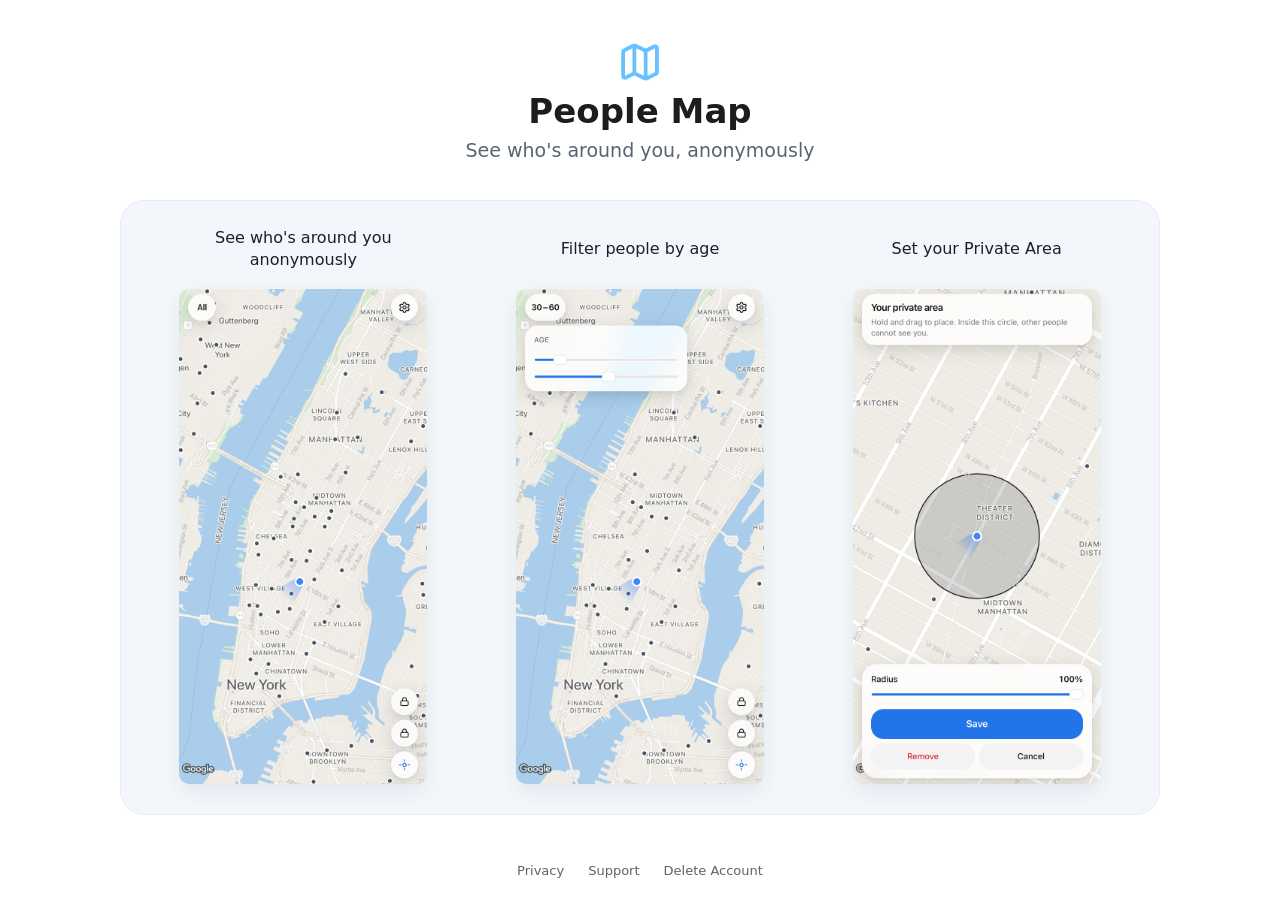
<file: index.html>
<!doctype html>
<html lang="en">
<head>
  <meta charset="utf-8">
  <meta name="viewport" content="width=device-width, initial-scale=1">
  <link rel="canonical" href="https://peoplemapapp.com/">
  <meta name="description" content="People Map. See who's around you, anonymously.">
  <title>People Map — See who's around you, anonymously.</title>
  <link rel="icon" href="assets/people-map-icon.png" type="image/png">
  <link rel="stylesheet" href="styles.css">
</head>
<body class="minimal-home">
  <a class="skip-link" href="#main">Skip to content</a>
  <main id="main" class="home-wrap">
    <header class="home-header">
      <div class="home-identity">
        <img class="home-mark" src="assets/people-map-icon.png" width="60" height="60" alt="">
        <h1 class="home-title">People Map</h1>
        <p class="home-tagline">See who's around you, anonymously</p>
      </div>
    </header>
    <div class="home-gallery" role="group" aria-label="People Map app screenshots">
      <figure>
        <figcaption>See who's around you anonymously</figcaption>
        <a href="assets/platform-neutral/map-screen.png" aria-label="Open the full map screenshot"><img src="assets/platform-neutral/map-screen.png" width="1320" height="2636" alt="People Map showing gray user dots, the blue location dot and map controls in New York."></a>
      </figure>
      <figure>
        <figcaption>Filter people by age</figcaption>
        <a href="assets/platform-neutral/age-screen.png" aria-label="Open the full Age filter screenshot"><img src="assets/platform-neutral/age-screen.png" width="1320" height="2636" alt="The Age filter set to 30–60 over the People Map."></a>
      </figure>
      <figure>
        <figcaption>Set your Private Area</figcaption>
        <a href="assets/platform-neutral/private-area-screen.png" aria-label="Open the full Private Area screenshot"><img src="assets/platform-neutral/private-area-screen.png" width="1320" height="2636" alt="The Private Area editor with its radius slider and Save, Remove and Cancel controls."></a>
      </figure>
    </div>
  </main>
  <footer class="home-footer home-wrap">
    <nav aria-label="Footer navigation"><a href="privacy.html">Privacy</a><a href="support.html">Support</a><a href="delete-account.html">Delete Account</a></nav>
  </footer>
</body>
</html>
</file>
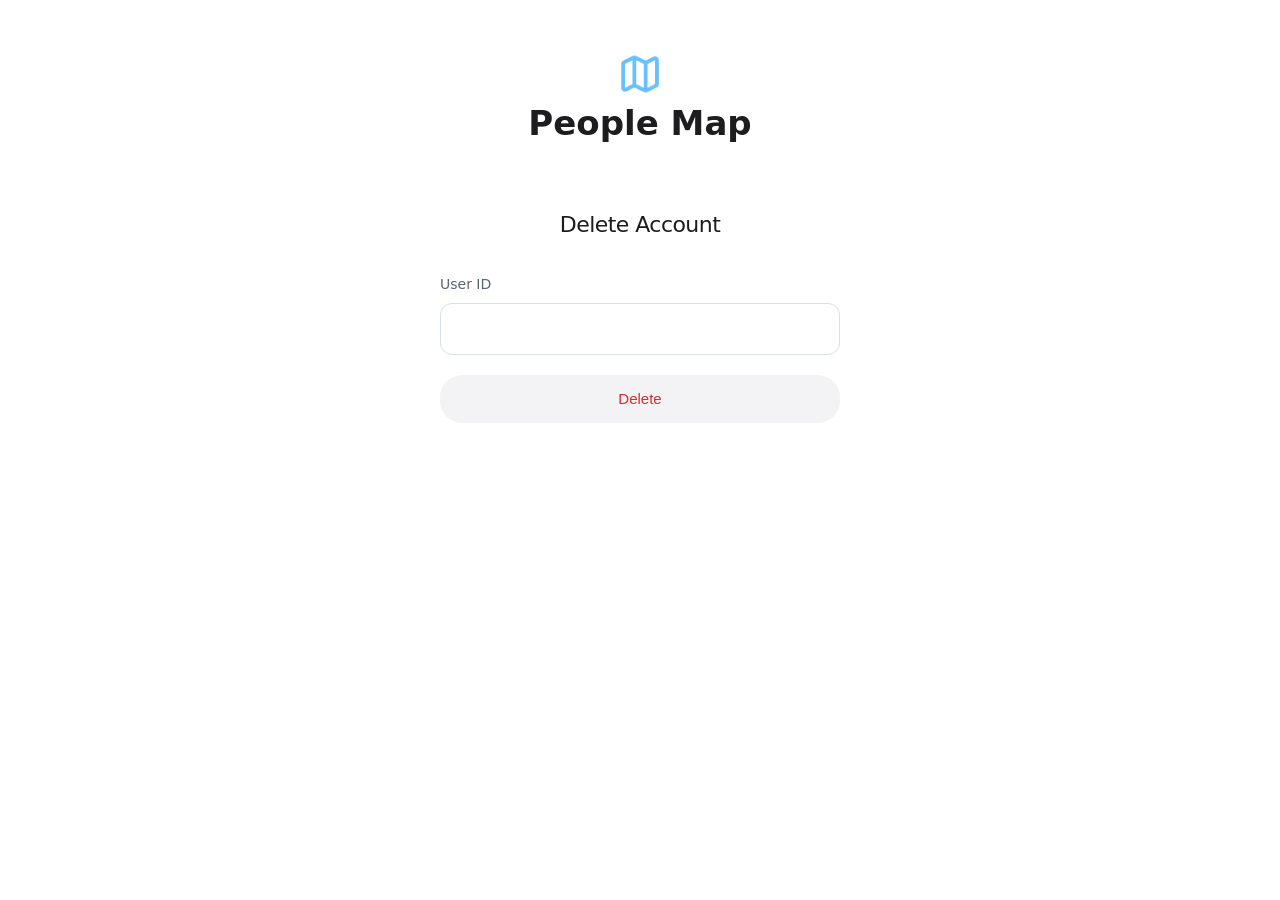
<file: delete-account.html>
<!doctype html>
<html lang="en">
<head>
  <meta charset="utf-8"><meta name="viewport" content="width=device-width, initial-scale=1">
  <meta name="robots" content="noindex, nofollow, noarchive">
  <meta name="referrer" content="no-referrer">
  <meta http-equiv="Content-Security-Policy" content="default-src 'self'; script-src 'self'; style-src 'self'; img-src 'self'; connect-src 'self' https://*.supabase.co http://127.0.0.1:*; form-action 'none'; base-uri 'none'; object-src 'none'">
  <title>Delete Account — People Map</title>
  <link rel="icon" href="assets/people-map-icon.png" type="image/png"><link rel="stylesheet" href="styles.css">
  <link rel="stylesheet" href="external-deletion.css?v=7877b01215a2">
  <script type="module" src="external-deletion.js?v=df101c757ced"></script>
</head>
<body class="minimal-home deletion-page">
  <a class="skip-link" href="#main">Skip to content</a>
  <header class="home-header home-wrap deletion-header">
    <a class="home-identity deletion-brand" href="index.html" aria-label="People Map home">
      <img class="home-mark" src="assets/people-map-icon.png" width="60" height="60" alt="">
      <span class="home-title">People Map</span>
    </a>
  </header>
  <main id="main" class="deletion-main">
    <h1>Delete Account</h1>
    <form id="deletion-form" method="post" autocomplete="off" novalidate>
      <label for="deletion-code">User ID</label>
      <input id="deletion-code" name="code" type="password" autocomplete="off" autocapitalize="off" spellcheck="false" minlength="25" maxlength="26" pattern="(?:D2-[A-Za-z0-9_\-]{21}[AQgw]|[A-Za-z2-7]{26})">
      <button id="request-delete" type="submit" disabled>Delete</button>
    </form>
    <p id="request-status" role="status" aria-live="polite" hidden></p>
    <noscript><p>JavaScript is required to submit a request.</p></noscript>
  </main>
</body>
</html>
</file>
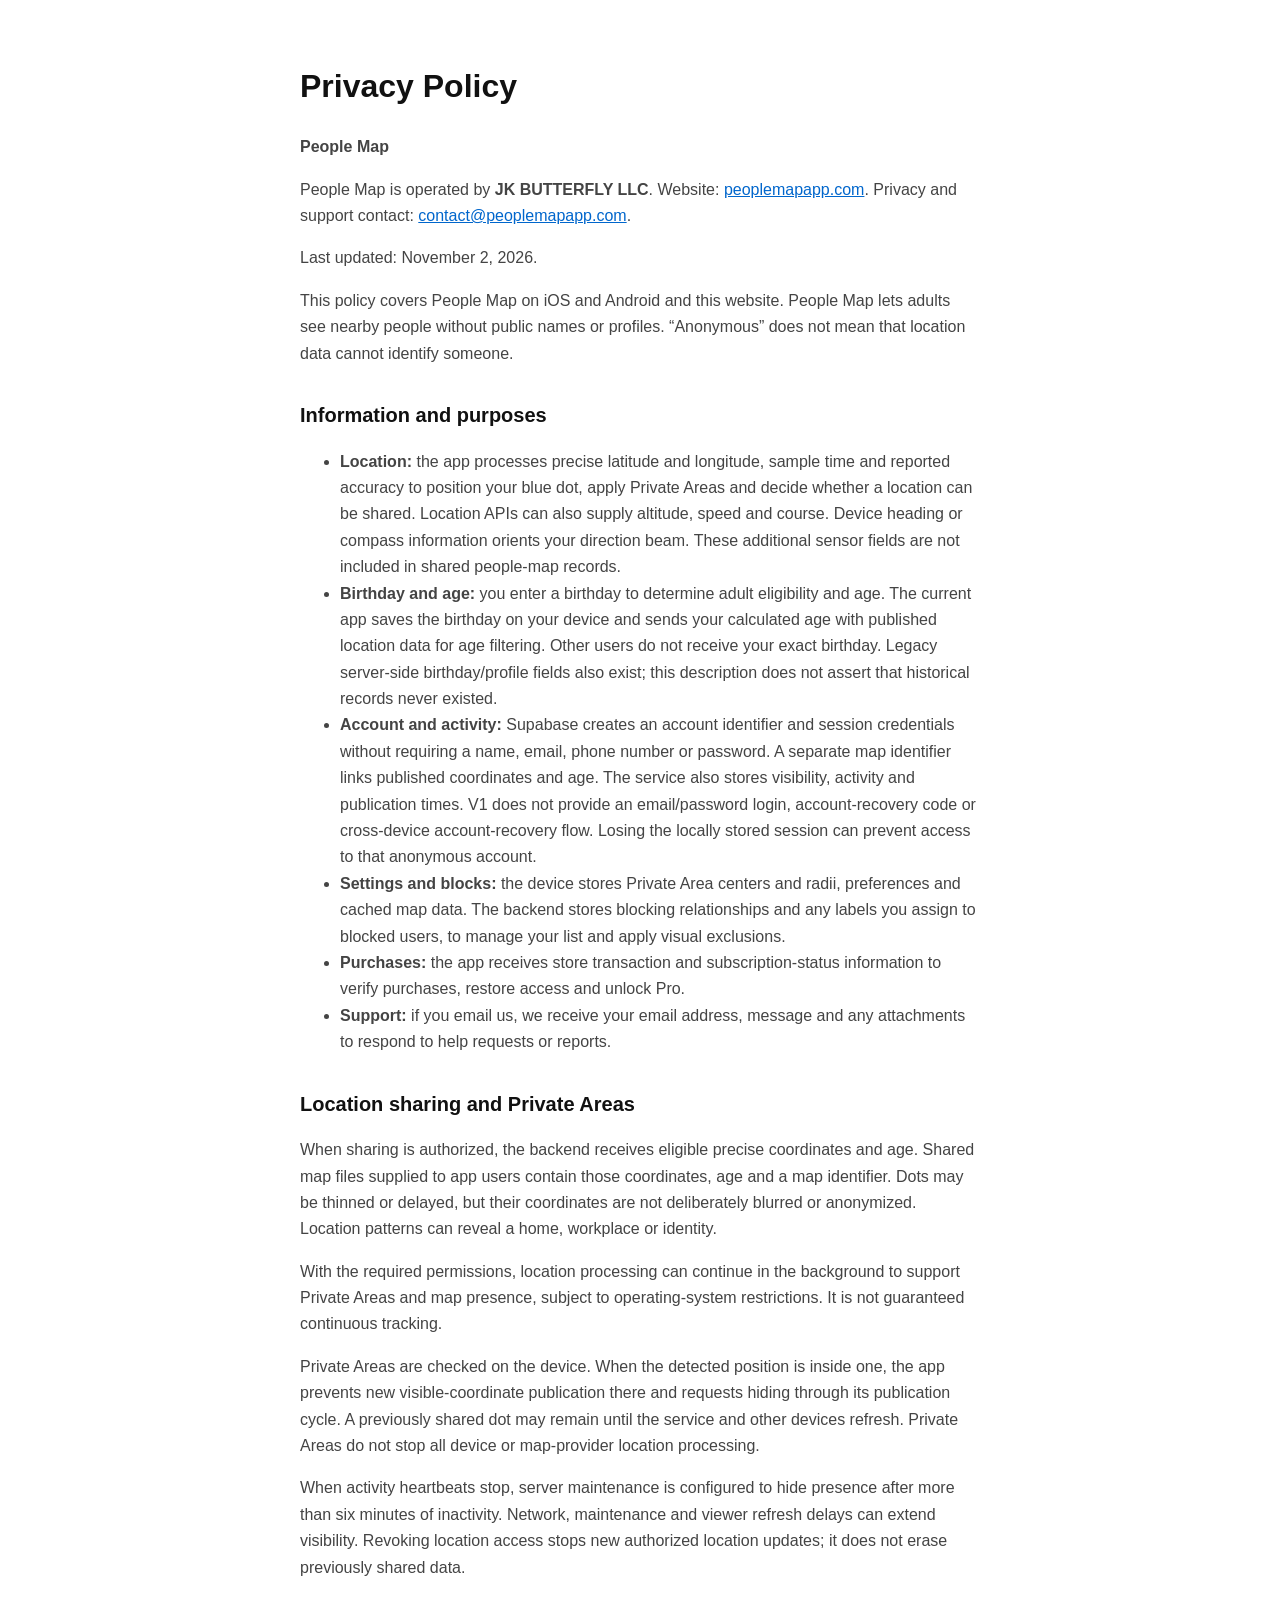
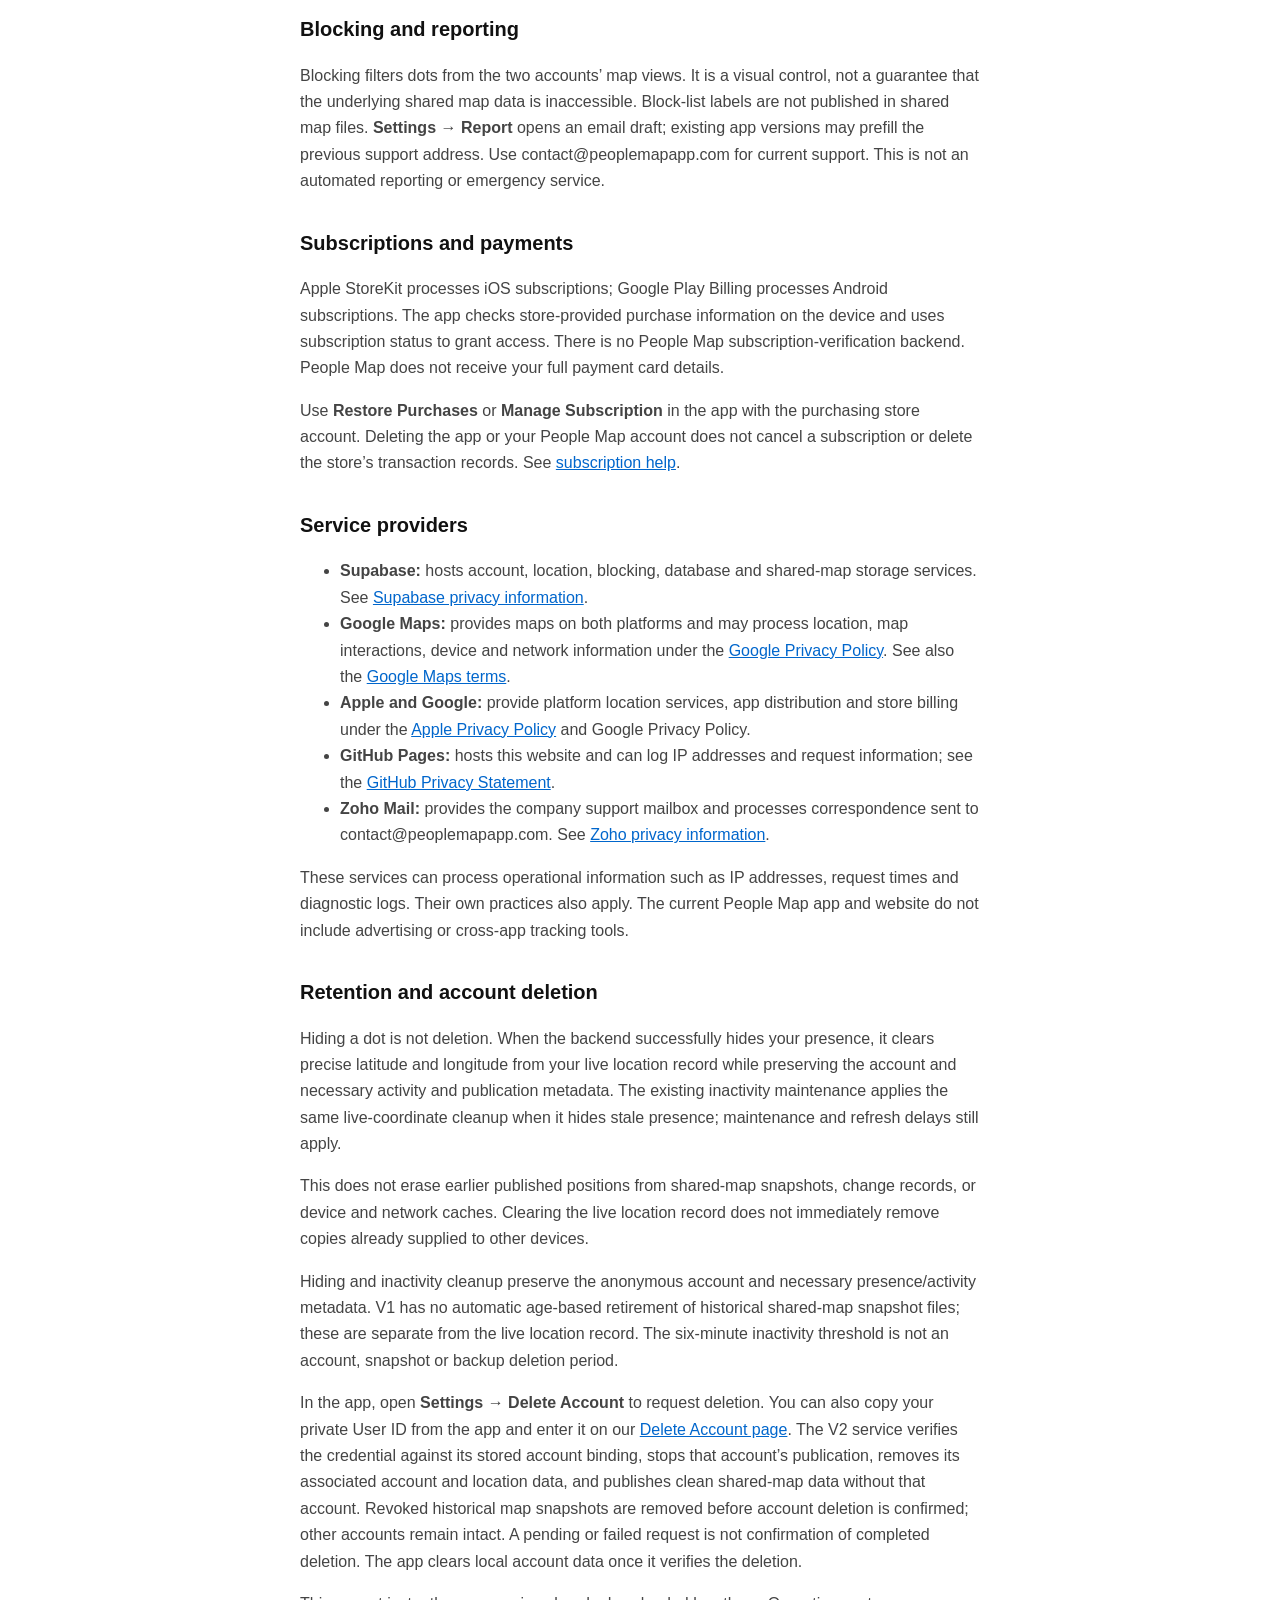
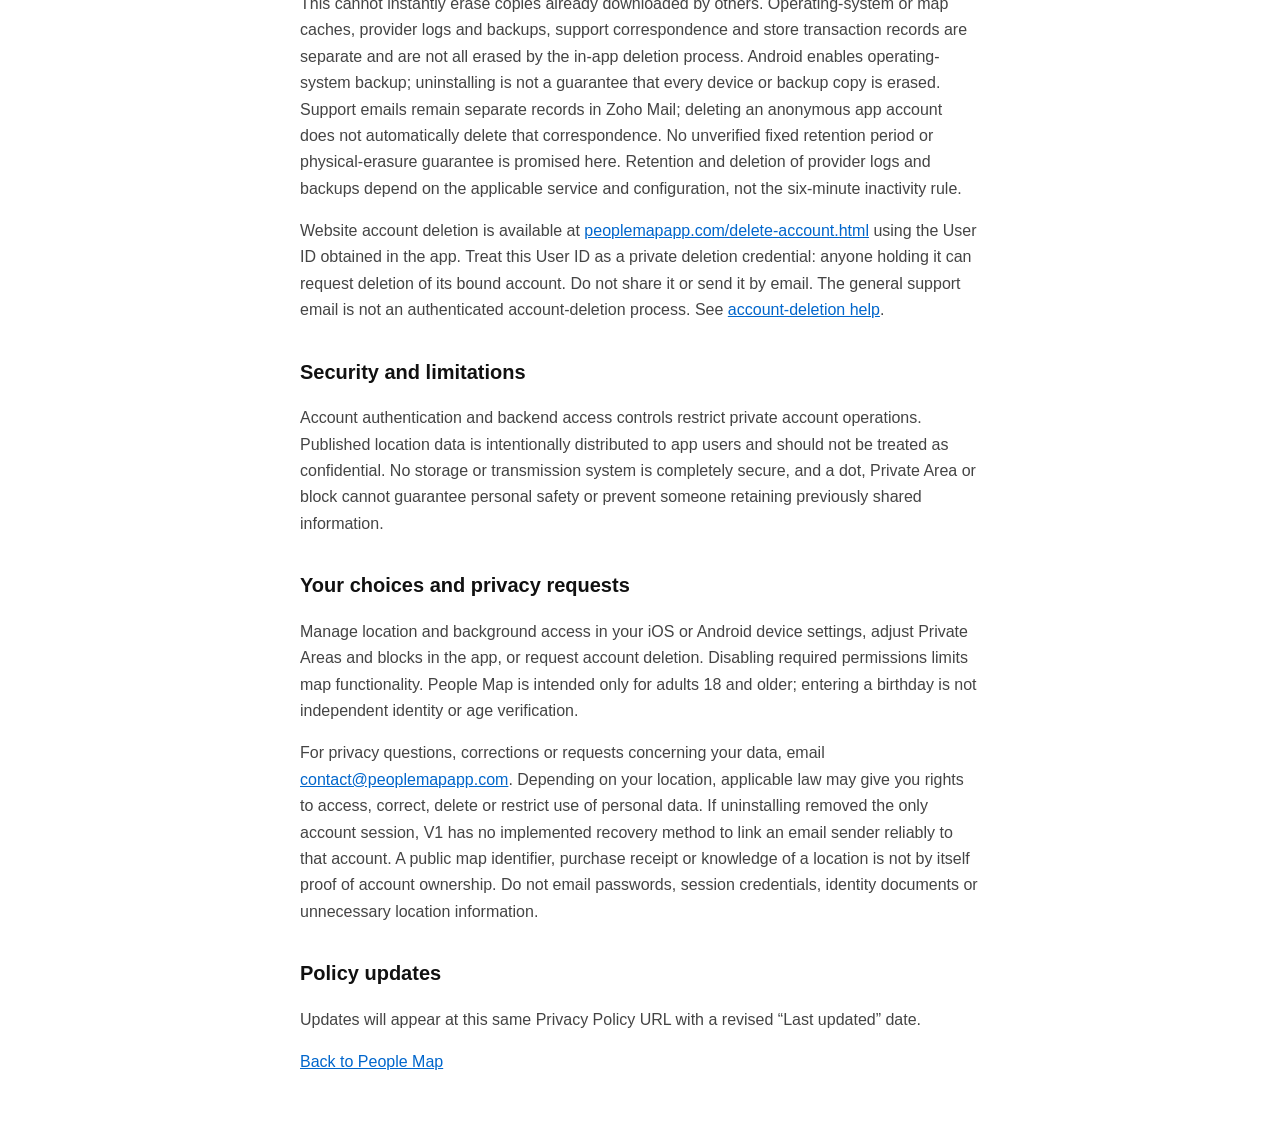
<file: privacy.html>
<!DOCTYPE html>
<html lang="en">
<head>
  <meta charset="UTF-8">
  <meta name="viewport" content="width=device-width, initial-scale=1.0">
  <link rel="canonical" href="https://peoplemapapp.com/privacy.html">
  <title>Privacy Policy — People Map</title>
  <style>
    body {
      font-family: -apple-system, BlinkMacSystemFont, "Segoe UI", sans-serif;
      max-width: 680px;
      margin: 60px auto;
      padding: 0 24px;
      color: #111;
      line-height: 1.65;
    }
    h1 { font-size: 32px; }
    h2 { margin-top: 32px; font-size: 20px; }
    h3 { margin-top: 24px; font-size: 17px; }
    p, li { color: #444; }
    a { color: #0066cc; overflow-wrap: anywhere; }
  </style>
</head>
<body>
  <h1>Privacy Policy</h1>
  <p><strong>People Map</strong></p>
  <p>People Map is operated by <strong>JK BUTTERFLY LLC</strong>. Website: <a href="https://peoplemapapp.com/">peoplemapapp.com</a>. Privacy and support contact: <a href="mailto:contact@peoplemapapp.com">contact@peoplemapapp.com</a>.</p>
  <p>Last updated: November 2, 2026.</p>
  <p>This policy covers People Map on iOS and Android and this website. People Map lets adults see nearby people without public names or profiles. “Anonymous” does not mean that location data cannot identify someone.</p>

  <h2 id="information">Information and purposes</h2>
  <ul>
    <li><strong>Location:</strong> the app processes precise latitude and longitude, sample time and reported accuracy to position your blue dot, apply Private Areas and decide whether a location can be shared. Location APIs can also supply altitude, speed and course. Device heading or compass information orients your direction beam. These additional sensor fields are not included in shared people-map records.</li>
    <li><strong>Birthday and age:</strong> you enter a birthday to determine adult eligibility and age. The current app saves the birthday on your device and sends your calculated age with published location data for age filtering. Other users do not receive your exact birthday. Legacy server-side birthday/profile fields also exist; this description does not assert that historical records never existed.</li>
    <li><strong>Account and activity:</strong> Supabase creates an account identifier and session credentials without requiring a name, email, phone number or password. A separate map identifier links published coordinates and age. The service also stores visibility, activity and publication times. V1 does not provide an email/password login, account-recovery code or cross-device account-recovery flow. Losing the locally stored session can prevent access to that anonymous account.</li>
    <li><strong>Settings and blocks:</strong> the device stores Private Area centers and radii, preferences and cached map data. The backend stores blocking relationships and any labels you assign to blocked users, to manage your list and apply visual exclusions.</li>
    <li><strong>Purchases:</strong> the app receives store transaction and subscription-status information to verify purchases, restore access and unlock Pro.</li>
    <li><strong>Support:</strong> if you email us, we receive your email address, message and any attachments to respond to help requests or reports.</li>
  </ul>

  <h2 id="location">Location sharing and Private Areas</h2>
  <p>When sharing is authorized, the backend receives eligible precise coordinates and age. Shared map files supplied to app users contain those coordinates, age and a map identifier. Dots may be thinned or delayed, but their coordinates are not deliberately blurred or anonymized. Location patterns can reveal a home, workplace or identity.</p>
  <p>With the required permissions, location processing can continue in the background to support Private Areas and map presence, subject to operating-system restrictions. It is not guaranteed continuous tracking.</p>
  <p>Private Areas are checked on the device. When the detected position is inside one, the app prevents new visible-coordinate publication there and requests hiding through its publication cycle. A previously shared dot may remain until the service and other devices refresh. Private Areas do not stop all device or map-provider location processing.</p>
  <p>When activity heartbeats stop, server maintenance is configured to hide presence after more than six minutes of inactivity. Network, maintenance and viewer refresh delays can extend visibility. Revoking location access stops new authorized location updates; it does not erase previously shared data.</p>

  <h2 id="blocking">Blocking and reporting</h2>
  <p>Blocking filters dots from the two accounts’ map views. It is a visual control, not a guarantee that the underlying shared map data is inaccessible. Block-list labels are not published in shared map files. <strong>Settings → Report</strong> opens an email draft; existing app versions may prefill the previous support address. Use contact@peoplemapapp.com for current support. This is not an automated reporting or emergency service.</p>

  <h2 id="subscriptions">Subscriptions and payments</h2>
  <p>Apple StoreKit processes iOS subscriptions; Google Play Billing processes Android subscriptions. The app checks store-provided purchase information on the device and uses subscription status to grant access. There is no People Map subscription-verification backend. People Map does not receive your full payment card details.</p>
  <p>Use <strong>Restore Purchases</strong> or <strong>Manage Subscription</strong> in the app with the purchasing store account. Deleting the app or your People Map account does not cancel a subscription or delete the store’s transaction records. See <a href="support.html#purchases">subscription help</a>.</p>

  <h2 id="providers">Service providers</h2>
  <ul>
    <li><strong>Supabase:</strong> hosts account, location, blocking, database and shared-map storage services. See <a href="https://supabase.com/privacy">Supabase privacy information</a>.</li>
    <li><strong>Google Maps:</strong> provides maps on both platforms and may process location, map interactions, device and network information under the <a href="https://policies.google.com/privacy">Google Privacy Policy</a>. See also the <a href="https://maps.google.com/help/terms_maps/">Google Maps terms</a>.</li>
    <li><strong>Apple and Google:</strong> provide platform location services, app distribution and store billing under the <a href="https://www.apple.com/legal/privacy/">Apple Privacy Policy</a> and Google Privacy Policy.</li>
    <li><strong>GitHub Pages:</strong> hosts this website and can log IP addresses and request information; see the <a href="https://docs.github.com/en/site-policy/privacy-policies/github-general-privacy-statement">GitHub Privacy Statement</a>.</li>
    <li><strong>Zoho Mail:</strong> provides the company support mailbox and processes correspondence sent to contact@peoplemapapp.com. See <a href="https://www.zoho.com/privacy.html">Zoho privacy information</a>.</li>
  </ul>
  <p>These services can process operational information such as IP addresses, request times and diagnostic logs. Their own practices also apply. The current People Map app and website do not include advertising or cross-app tracking tools.</p>

  <h2 id="retention">Retention and account deletion</h2>
  <p>Hiding a dot is not deletion. When the backend successfully hides your presence, it clears precise latitude and longitude from your live location record while preserving the account and necessary activity and publication metadata. The existing inactivity maintenance applies the same live-coordinate cleanup when it hides stale presence; maintenance and refresh delays still apply.</p>
  <p>This does not erase earlier published positions from shared-map snapshots, change records, or device and network caches. Clearing the live location record does not immediately remove copies already supplied to other devices.</p>
  <p>Hiding and inactivity cleanup preserve the anonymous account and necessary presence/activity metadata. V1 has no automatic age-based retirement of historical shared-map snapshot files; these are separate from the live location record. The six-minute inactivity threshold is not an account, snapshot or backup deletion period.</p>
  <p>In the app, open <strong>Settings → Delete Account</strong> to request deletion. You can also copy your private User ID from the app and enter it on our <a href="delete-account.html">Delete Account page</a>. The V2 service verifies the credential against its stored account binding, stops that account’s publication, removes its associated account and location data, and publishes clean shared-map data without that account. Revoked historical map snapshots are removed before account deletion is confirmed; other accounts remain intact. A pending or failed request is not confirmation of completed deletion. The app clears local account data once it verifies the deletion.</p>
  <p>This cannot instantly erase copies already downloaded by others. Operating-system or map caches, provider logs and backups, support correspondence and store transaction records are separate and are not all erased by the in-app deletion process. Android enables operating-system backup; uninstalling is not a guarantee that every device or backup copy is erased. Support emails remain separate records in Zoho Mail; deleting an anonymous app account does not automatically delete that correspondence. No unverified fixed retention period or physical-erasure guarantee is promised here. Retention and deletion of provider logs and backups depend on the applicable service and configuration, not the six-minute inactivity rule.</p>
  <p>Website account deletion is available at <a href="delete-account.html">peoplemapapp.com/delete-account.html</a> using the User ID obtained in the app. Treat this User ID as a private deletion credential: anyone holding it can request deletion of its bound account. Do not share it or send it by email. The general support email is not an authenticated account-deletion process. See <a href="support.html#deletion">account-deletion help</a>.</p>

  <h2 id="security">Security and limitations</h2>
  <p>Account authentication and backend access controls restrict private account operations. Published location data is intentionally distributed to app users and should not be treated as confidential. No storage or transmission system is completely secure, and a dot, Private Area or block cannot guarantee personal safety or prevent someone retaining previously shared information.</p>

  <h2 id="choices">Your choices and privacy requests</h2>
  <p>Manage location and background access in your iOS or Android device settings, adjust Private Areas and blocks in the app, or request account deletion. Disabling required permissions limits map functionality. People Map is intended only for adults 18 and older; entering a birthday is not independent identity or age verification.</p>
  <p>For privacy questions, corrections or requests concerning your data, email <a href="mailto:contact@peoplemapapp.com">contact@peoplemapapp.com</a>. Depending on your location, applicable law may give you rights to access, correct, delete or restrict use of personal data. If uninstalling removed the only account session, V1 has no implemented recovery method to link an email sender reliably to that account. A public map identifier, purchase receipt or knowledge of a location is not by itself proof of account ownership. Do not email passwords, session credentials, identity documents or unnecessary location information.</p>

  <h2 id="updates">Policy updates</h2>
  <p>Updates will appear at this same Privacy Policy URL with a revised “Last updated” date.</p>
  <p><a href="index.html">Back to People Map</a></p>
</body>
</html>
</file>
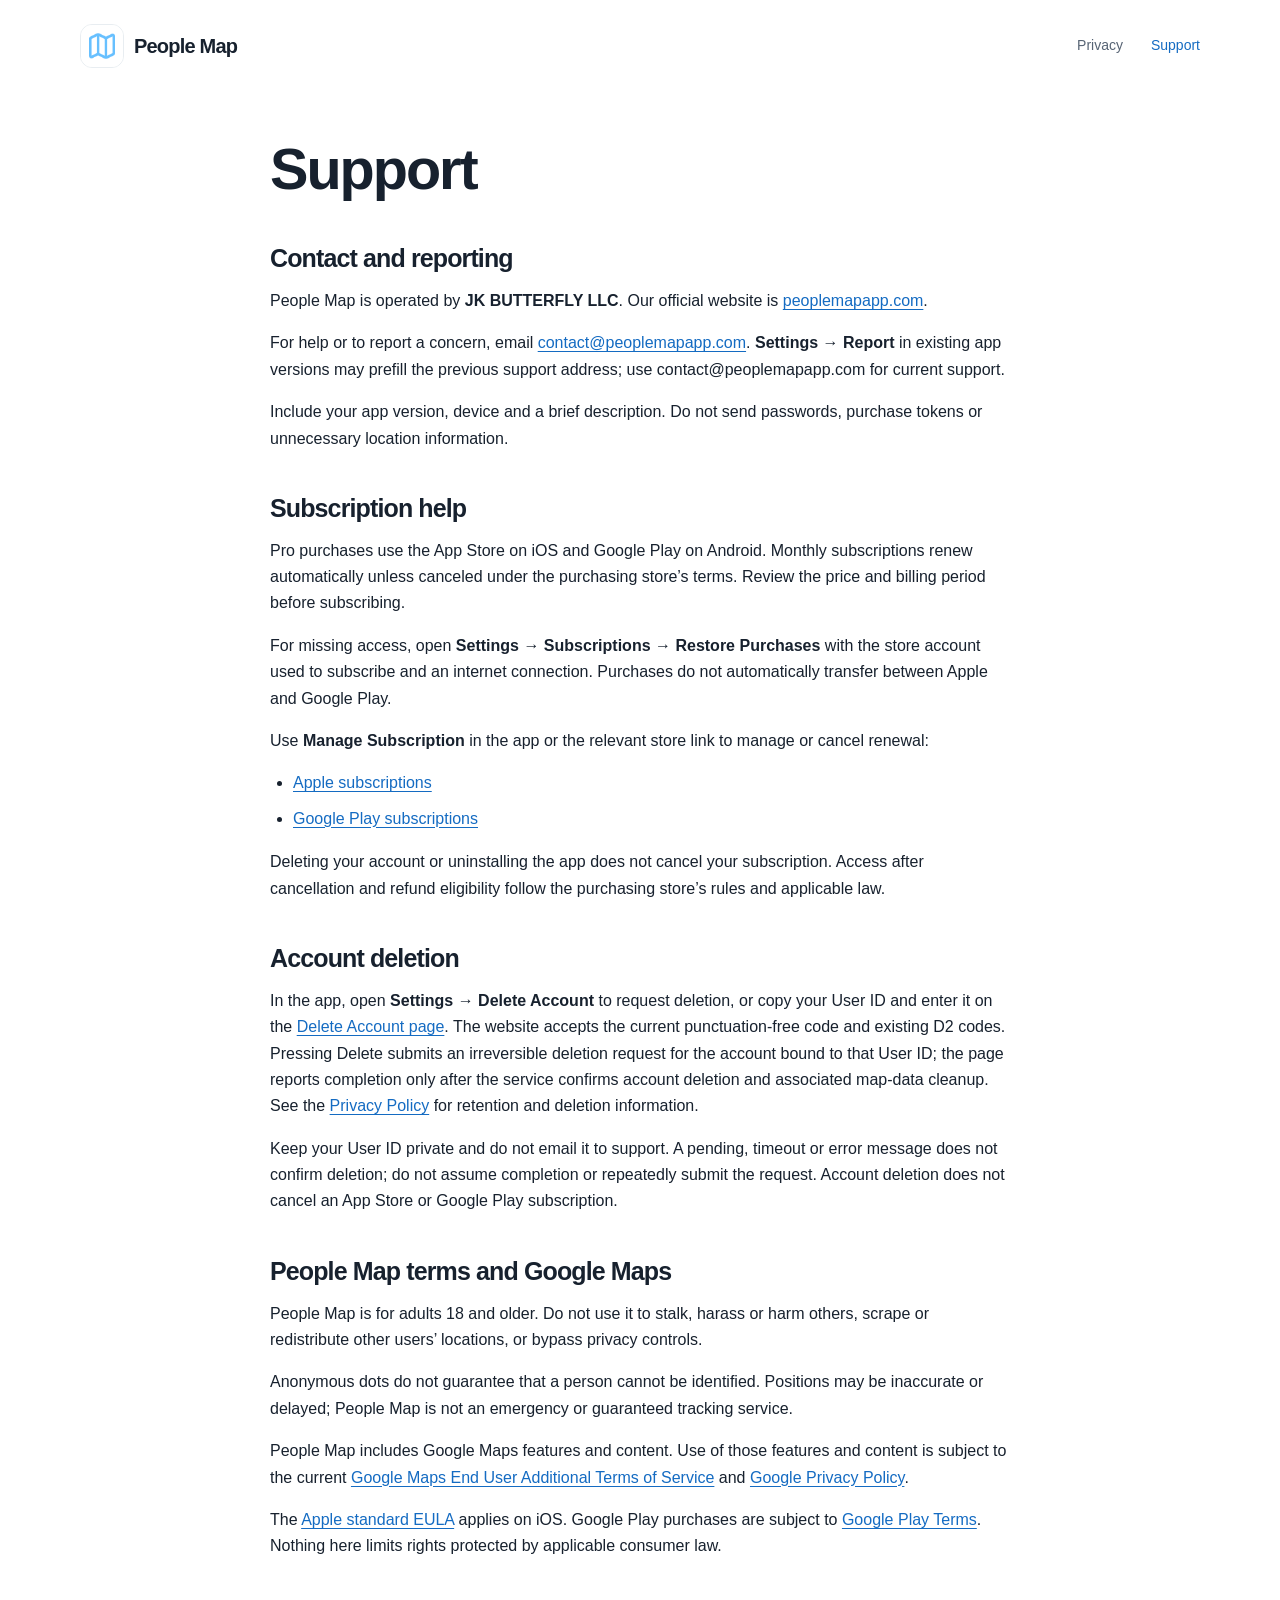
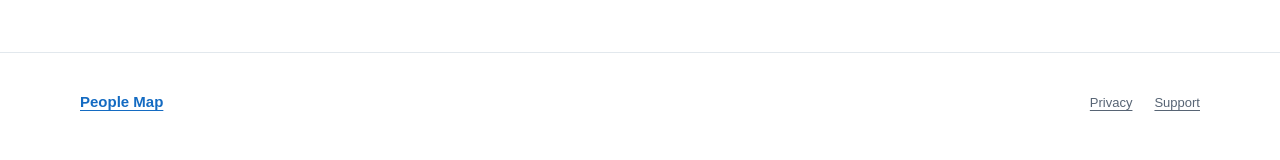
<file: support.html>
<!doctype html>
<html lang="en">
<head>
  <meta charset="utf-8"><meta name="viewport" content="width=device-width, initial-scale=1">
  <link rel="canonical" href="https://peoplemapapp.com/support.html">
  <meta name="description" content="People Map contact, subscription help, account deletion information and app terms.">
  <title>Support — People Map</title>
  <link rel="icon" href="assets/people-map-icon.png" type="image/png"><link rel="stylesheet" href="styles.css">
</head>
<body>
  <a class="skip-link" href="#main">Skip to content</a>
  <header class="site-header wrap"><a class="brand" href="index.html" aria-label="People Map home"><img src="assets/people-map-icon.png" width="44" height="44" alt="">People Map</a><nav class="nav" aria-label="Main navigation"><a href="privacy.html">Privacy</a><a href="support.html" aria-current="page">Support</a></nav></header>
  <main id="main" class="legal wrap">
    <h1>Support</h1>
    <section id="contact" aria-labelledby="contact-title">
      <h2 id="contact-title">Contact and reporting</h2>
      <p>People Map is operated by <strong>JK BUTTERFLY LLC</strong>. Our official website is <a href="https://peoplemapapp.com/">peoplemapapp.com</a>.</p>
      <p>For help or to report a concern, email <a href="mailto:contact@peoplemapapp.com">contact@peoplemapapp.com</a>. <strong>Settings → Report</strong> in existing app versions may prefill the previous support address; use contact@peoplemapapp.com for current support.</p>
      <p>Include your app version, device and a brief description. Do not send passwords, purchase tokens or unnecessary location information.</p>
    </section>
    <section id="purchases" aria-labelledby="purchases-title">
      <h2 id="purchases-title">Subscription help</h2>
      <p>Pro purchases use the App Store on iOS and Google Play on Android. Monthly subscriptions renew automatically unless canceled under the purchasing store’s terms. Review the price and billing period before subscribing.</p>
      <p>For missing access, open <strong>Settings → Subscriptions → Restore Purchases</strong> with the store account used to subscribe and an internet connection. Purchases do not automatically transfer between Apple and Google Play.</p>
      <p>Use <strong>Manage Subscription</strong> in the app or the relevant store link to manage or cancel renewal:</p>
      <ul><li><a href="https://apps.apple.com/account/subscriptions">Apple subscriptions</a></li><li><a href="https://play.google.com/store/account/subscriptions">Google Play subscriptions</a></li></ul>
      <p>Deleting your account or uninstalling the app does not cancel your subscription. Access after cancellation and refund eligibility follow the purchasing store’s rules and applicable law.</p>
    </section>
    <section id="deletion" aria-labelledby="deletion-title">
      <h2 id="deletion-title">Account deletion</h2>
      <p>In the app, open <strong>Settings → Delete Account</strong> to request deletion, or copy your User ID and enter it on the <a href="delete-account.html">Delete Account page</a>. The website accepts the current punctuation-free code and existing D2 codes. Pressing Delete submits an irreversible deletion request for the account bound to that User ID; the page reports completion only after the service confirms account deletion and associated map-data cleanup. See the <a href="privacy.html">Privacy Policy</a> for retention and deletion information.</p>
      <p>Keep your User ID private and do not email it to support. A pending, timeout or error message does not confirm deletion; do not assume completion or repeatedly submit the request. Account deletion does not cancel an App Store or Google Play subscription.</p>
    </section>
    <section id="terms" aria-labelledby="terms-title">
      <h2 id="terms-title">People Map terms and Google Maps</h2>
      <p>People Map is for adults 18 and older. Do not use it to stalk, harass or harm others, scrape or redistribute other users’ locations, or bypass privacy controls.</p>
      <p>Anonymous dots do not guarantee that a person cannot be identified. Positions may be inaccurate or delayed; People Map is not an emergency or guaranteed tracking service.</p>
      <p>People Map includes Google Maps features and content. Use of those features and content is subject to the current <a href="https://maps.google.com/help/terms_maps/">Google Maps End User Additional Terms of Service</a> and <a href="https://policies.google.com/privacy">Google Privacy Policy</a>.</p>
      <p>The <a href="https://www.apple.com/legal/internet-services/itunes/dev/stdeula/">Apple standard EULA</a> applies on iOS. Google Play purchases are subject to <a href="https://play.google.com/intl/en_us/about/play-terms/">Google Play Terms</a>. Nothing here limits rights protected by applicable consumer law.</p>
    </section>
  </main>
  <footer class="site-footer"><div class="wrap"><div class="footer-top"><a class="footer-name" href="index.html">People Map</a><nav class="footer-nav" aria-label="Footer navigation"><a href="privacy.html">Privacy</a><a href="support.html" aria-current="page">Support</a></nav></div></div></footer>
</body>
</html>
</file>
<file: styles.css>
:root {
  color-scheme: light;
  --ink: #17212e;
  --muted: #576474;
  --blue: #146bc2;
  --line: #e2e8ed;
  --wash: #f3f7fb;
  font-family: -apple-system, BlinkMacSystemFont, "Segoe UI", sans-serif;
  color: var(--ink);
  background: #fff;
  font-synthesis: none;
  -webkit-text-size-adjust: 100%;
}
* { box-sizing: border-box; }
body { margin: 0; font-size: 17px; line-height: 1.65; }
a { color: var(--blue); text-underline-offset: .2em; }
a:hover { text-decoration-thickness: 2px; }
a:focus-visible, summary:focus-visible { outline: 3px solid var(--blue); outline-offset: 5px; border-radius: 3px; }
img { display: block; max-width: 100%; }
h1, h2, h3, p, ul, ol, figure { margin-top: 0; }
h1, h2, h3 { line-height: 1.15; letter-spacing: -.035em; }
h2 { font-size: clamp(1.65rem, 3vw, 2.25rem); }
h3 { font-size: 1.15rem; }
.wrap { width: min(1120px, calc(100% - 64px)); margin-inline: auto; }
.preview-strip { background: #eef5fc; border-bottom: 1px solid #dae8f5; color: #345675; font-size: 12px; letter-spacing: .025em; text-align: center; padding: 8px 20px; }
.preview-strip strong { font-weight: 650; }
.site-header { display: flex; align-items: center; justify-content: space-between; gap: 24px; padding-block: 24px; }
.brand { display: inline-flex; align-items: center; gap: 10px; color: var(--ink); font-size: 20px; font-weight: 650; letter-spacing: -.04em; text-decoration: none; white-space: nowrap; min-height: 44px; }
.brand img { width: 44px; height: 44px; border: 1px solid #e8edf1; border-radius: 12px; }
.nav { display: flex; gap: 28px; flex-wrap: wrap; }
.nav a { display: inline-flex; align-items: center; min-height: 44px; font-size: 14px; color: var(--muted); text-decoration: none; }
.nav a:hover, .nav a[aria-current="page"] { color: var(--blue); }
.skip-link { position: absolute; left: 16px; top: -100px; padding: 10px 16px; background: #fff; z-index: 2; }
.skip-link:focus { top: 12px; }
.eyebrow { margin-bottom: 20px; color: var(--blue); font-size: 12px; font-weight: 650; letter-spacing: .13em; text-transform: uppercase; }
figcaption { margin-top: 17px; text-align: center; font-size: 11px; color: var(--muted); }
.site-footer { border-top: 1px solid var(--line); padding-block: 28px 35px; }
.footer-top { display: flex; justify-content: space-between; gap: 24px; align-items: baseline; }
.footer-name { font-size: 15px; font-weight: 600; }
.footer-nav { display: flex; gap: 22px; flex-wrap: wrap; }
.footer-nav a { display: inline-flex; min-height: 44px; align-items: center; font-size: 13px; color: var(--muted); }
.footer-note { margin: 12px 0 0; max-width: 80ch; font-size: 12px; color: var(--muted); }
.legal { max-width: 740px; padding-block: 44px 76px; }
.legal h1 { font-size: clamp(2.4rem, 5vw, 3.6rem); margin-bottom: 16px; }
.legal .lede { font-size: 19px; color: var(--muted); margin-bottom: 27px; }
.legal h2 { font-size: 25px; margin-top: 42px; margin-bottom: 15px; scroll-margin-top: 24px; }
.legal h3 { margin-top: 25px; margin-bottom: 10px; }
.legal p, .legal li { font-size: 16px; }
.legal li { margin-bottom: 9px; }
.legal ul, .legal ol { padding-left: 23px; }
.meta { color: var(--muted); font-size: 13px !important; margin-bottom: 24px; }
.draft-note { padding: 18px 21px; background: #fff9ec; border: 1px solid #e8d8b6; border-radius: 12px; color: #6b501d; margin-block: 24px 30px; }
.draft-note p { margin-bottom: 9px; font-size: 14px; }
.draft-note p:last-child { margin-bottom: 0; }
.contents { border-block: 1px solid var(--line); padding-block: 17px; margin-block: 26px; }
.contents ul { display: flex; gap: 10px 22px; flex-wrap: wrap; padding: 0; margin: 0; list-style: none; }
.contents li { margin: 0; font-size: 14px; }
.contents a { display: inline-block; padding-block: 4px; }
.status { color: #6b501d; background: #fff9ec; border: 1px solid #e8d8b6; padding: 7px 12px; border-radius: 7px; font-size: 13px; font-weight: 600; display: inline-block; margin-bottom: 24px; }
.contact-box { padding: 24px; border: 1px solid var(--line); border-radius: 15px; margin-block: 25px; }
.contact-box p:last-child { margin-bottom: 0; }
.contact-box h2 { margin-top: 0; }
.contact-address { font-size: 18px; overflow-wrap: anywhere; }
.review-inline { border-left: 3px solid #c9a75e; padding-left: 16px; color: #735d31; }
/* Homepage only: keep the legal pages' layout and styling unchanged. */
.minimal-home {
  font-family: system-ui, -apple-system, BlinkMacSystemFont, "Segoe UI", Roboto, Helvetica, Arial, sans-serif;
  color: #1d1d1f;
  letter-spacing: normal;
}
.home-wrap { width: min(1040px, calc(100% - 80px)); margin-inline: auto; }
.home-gallery { display: grid; grid-template-columns: repeat(3, minmax(0, 1fr)); gap: 28px; align-items: start; padding: 26px 28px 30px; border: 1px solid #e7edf3; border-radius: 24px; background: var(--wash); }
.home-gallery figure { display: flex; flex-direction: column; align-items: center; margin: 0; min-width: 0; }
.home-gallery figcaption { display: flex; align-items: center; justify-content: center; width: 100%; max-width: 24ch; min-height: 44px; margin: 0 0 18px; font-size: 16px; font-weight: 500; line-height: 1.35; letter-spacing: normal; color: var(--ink); text-wrap: pretty; }
.home-gallery a { display: block; width: min(100%, 248px); border-radius: 10px; box-shadow: 0 8px 20px rgba(18, 45, 74, .07); }
.home-gallery img { width: 100%; height: auto; border-radius: 10px; }
.home-footer { margin-top: 22px; padding-block: 12px 20px; }
.home-footer nav { display: flex; flex-wrap: wrap; justify-content: center; gap: 4px 24px; }
.home-footer a { display: inline-flex; align-items: center; min-height: 44px; font-size: 13px; font-weight: 400; color: #626267; text-decoration: none; }
.home-footer a:hover { color: var(--blue); text-decoration: underline; }
@media (max-width: 760px) {
  .home-wrap { width: min(560px, calc(100% - 32px)); }
  .home-gallery { grid-template-columns: 1fr; gap: 32px; padding: 24px 16px 26px; border-radius: 20px; }
  .home-gallery figcaption { width: min(100%, 260px); min-height: 0; margin-bottom: 14px; }
  .home-gallery a { width: min(100%, 260px); }
  .home-footer { margin-top: 20px; padding-block: 10px 22px; }
  .home-footer nav { gap: 4px 20px; }
  .home-footer a { font-size: 13px; }
  .wrap { width: min(100% - 40px, 560px); }
  .site-header { padding-block: 17px; gap: 10px; }
  .brand { font-size: 18px; gap: 7px; }
  .brand img { width: 36px; height: 36px; border-radius: 10px; }
  .nav { gap: 16px; }
  .nav a { font-size: 13px; }
  .footer-top { display: block; }
  .footer-nav { gap: 8px 20px; margin-top: 10px; }
  .legal { padding-block: 28px 46px; }
  .legal h2 { font-size: 23px; }
}
@media (max-width: 370px) {
  .site-header { flex-wrap: wrap; }
  .nav { width: 100%; justify-content: space-between; }
}
@media print {
  .preview-strip, .site-header, .skip-link, .contents { display: none; }
  .wrap { width: 100%; }
  .legal { padding: 0; }
  a { color: inherit; }
}

/* Approved homepage: one normal-flow identity, without experimental overrides. */
.home-header { position: relative; padding-block: 32px 36px; text-align: center; }
.home-identity { display: flex; flex-direction: column; align-items: center; justify-content: center; }
.home-mark { flex: 0 0 auto; width: 60px; height: 60px; margin: 0; }
.home-header .home-title { max-width: none; margin: 0; color: #1d1d1f; font-size: 34px; font-weight: 550; line-height: 1.15; letter-spacing: normal; text-wrap: balance; }
.home-header .home-tagline { margin: 6px 0 0; color: var(--muted); font-size: 19px; font-weight: 400; line-height: 1.4; letter-spacing: normal; text-wrap: pretty; }
@media (max-width: 760px) {
  .home-header { padding-block: 24px 28px; }
  .home-mark { width: 50px; height: 50px; }
  .home-header .home-title { font-size: 28px; }
  .home-header .home-tagline { font-size: 18px; }
}
</file>
<file: external-deletion.css>
/* Dedicated deletion page only. Shared homepage/legal styles stay unchanged. */
.deletion-page .deletion-header { padding-block: 44px 0; }
.deletion-brand { width: fit-content; margin-inline: auto; color: inherit; text-decoration: none; }
.deletion-brand:focus-visible { outline: 3px solid var(--blue); outline-offset: 8px; border-radius: 12px; }
.deletion-main { width: min(400px, calc(100% - 48px)); margin: 64px auto 48px; }
.deletion-main h1 { margin: 0 0 32px; font-size: 22px; font-weight: 500; line-height: 35px; letter-spacing: -.025em; text-align: center; }
#deletion-form label { display: block; margin-bottom: 8px; font-size: 14px; font-weight: 500; line-height: 1.5; color: var(--muted); }
#deletion-form input { display: block; width: 100%; min-height: 52px; padding: 12px 15px; border: 1px solid #d8dfe6; border-radius: 12px; background: #fff; color: inherit; font: inherit; font-size: 17px; line-height: 1.5; }
#deletion-form input:focus-visible { outline: 3px solid rgb(20 107 194 / .16); outline-offset: 1px; border-color: var(--blue); }
#deletion-form input:disabled { background: #eef1f4; color: var(--muted); opacity: 1; cursor: default; }
#request-delete { min-height: 48px; border: 0; border-radius: 12px; padding: 12px 16px; font: inherit; font-size: 16px; font-weight: 550; line-height: 1.5; cursor: pointer; }
#request-delete { width: 100%; margin-top: 20px; border-radius: 22px; background: oklch(0.965 0.002 260); color: oklch(0.58 0.21 26); font-family: -apple-system, BlinkMacSystemFont, "SF Pro Text", "Segoe UI", Roboto, sans-serif; font-size: 15px; font-weight: 500; line-height: 24px; }
#request-delete:focus-visible { outline: 3px solid var(--blue); outline-offset: 4px; }
#request-delete:disabled { opacity: .5; cursor: default; }
#request-delete[aria-busy="true"] { opacity: .35; }
#request-status { margin: 18px 0 0; font-size: 14px; line-height: 1.5; color: var(--muted); overflow-wrap: anywhere; }
#request-status[data-state="error"] { color: #b62d2d; }
@media (max-width: 600px) {
  .deletion-page .deletion-header { padding-top: 32px; }
  .deletion-main { margin-top: 56px; }
  .deletion-main h1 { line-height: 32.5px; margin-bottom: 28px; }
}
@media (max-width: 360px) {
  .deletion-main h1 { line-height: 30px; }
}
</file>
